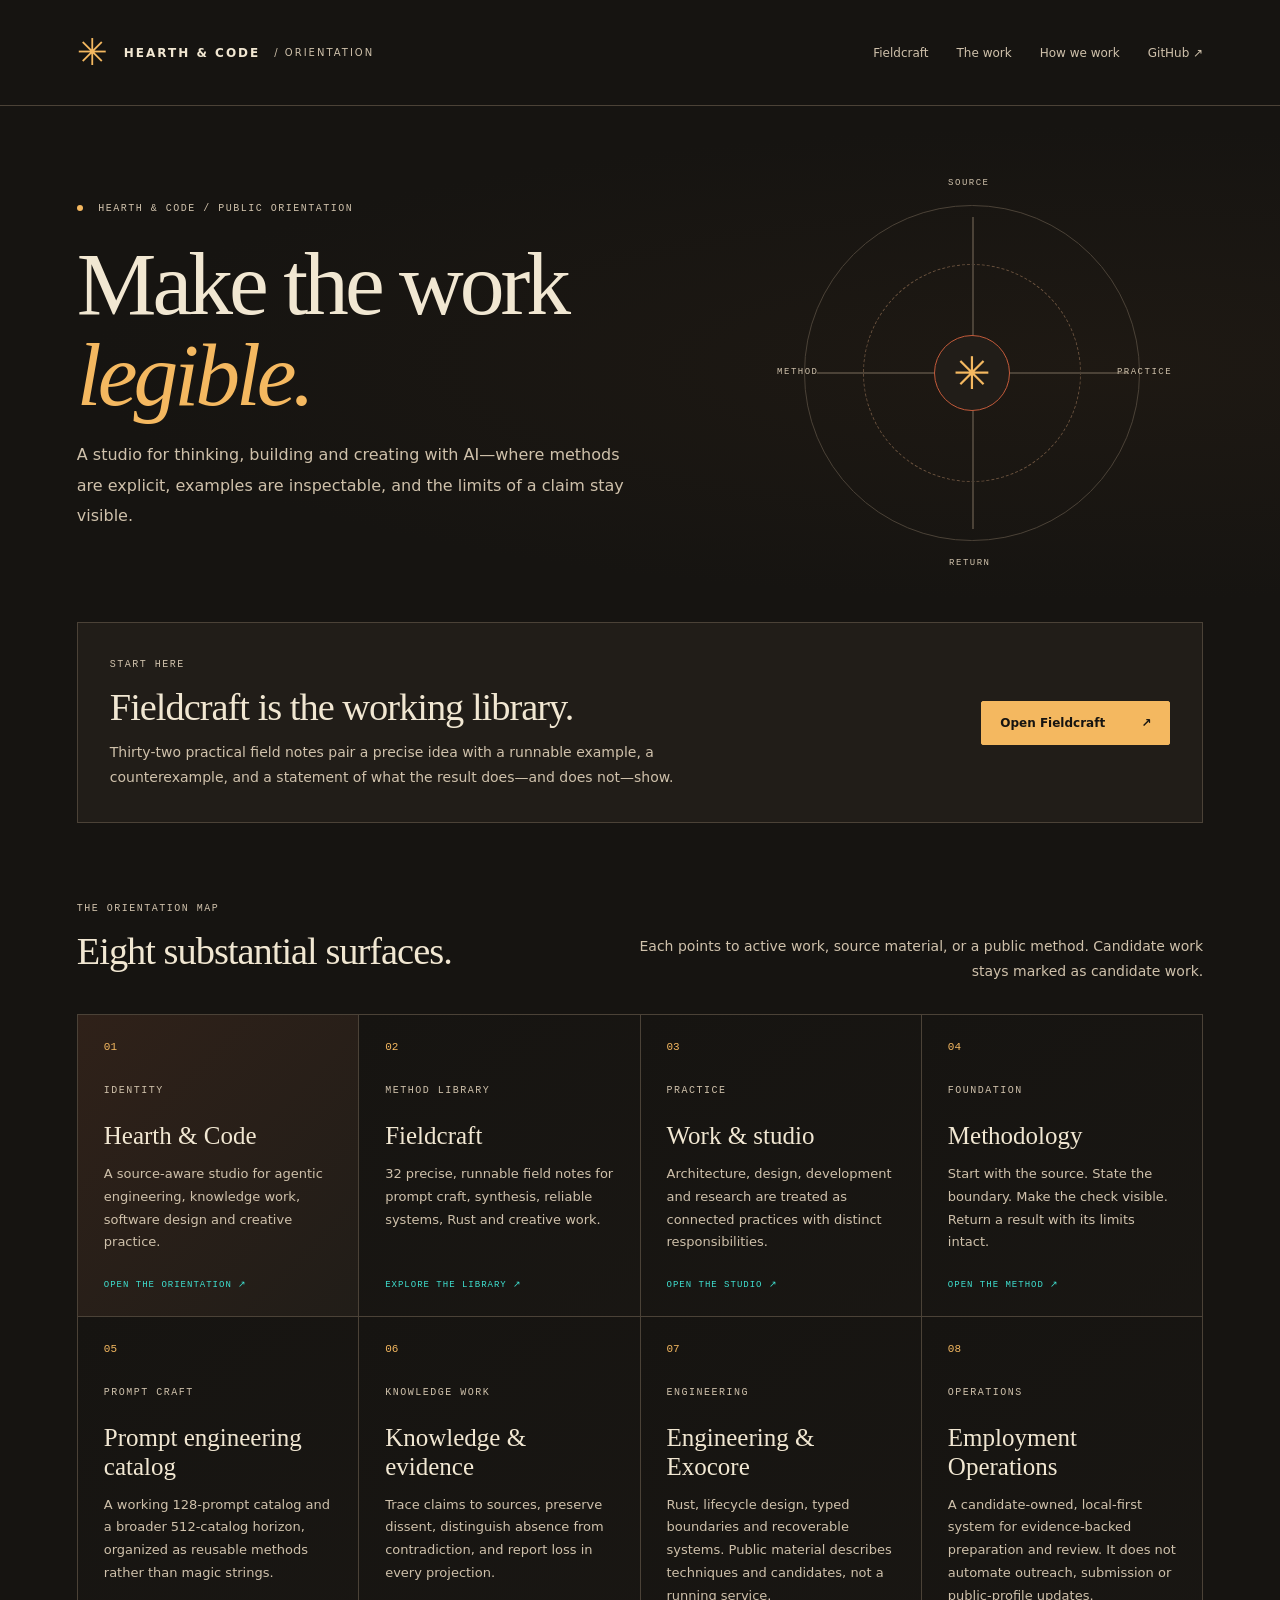
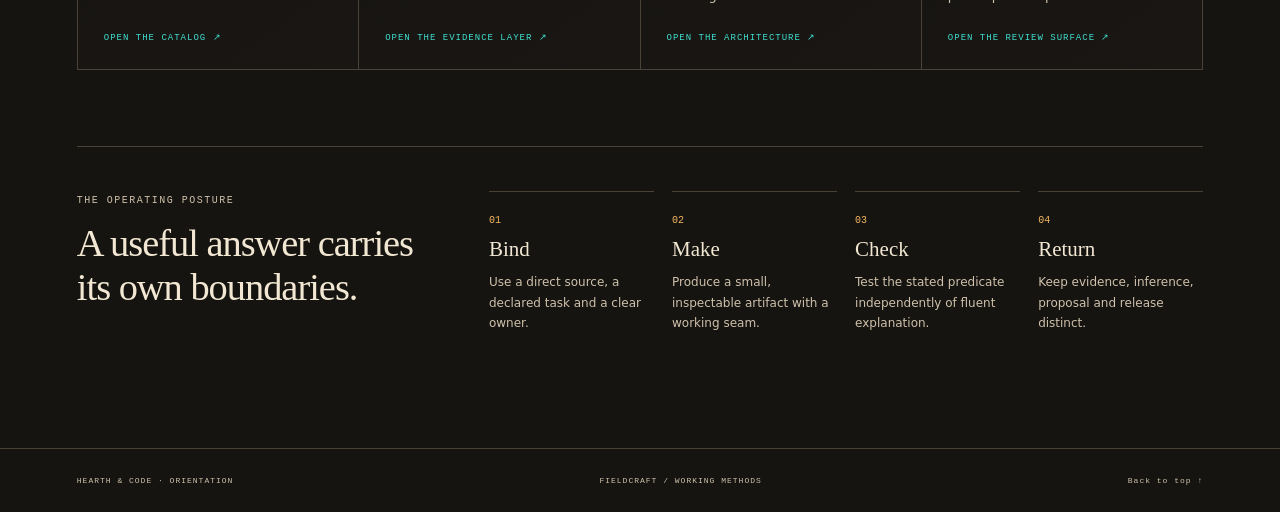
<file: web/root.html>
<!doctype html>
<html lang="en"><head><meta charset="utf-8"><meta name="viewport" content="width=device-width,initial-scale=1"><title>Hearth & Code · Orientation</title><meta name="description" content="Hearth & Code is a source-aware studio for practical work with AI: field notes, methods, engineering, evidence and carefully bounded operations."><link rel="stylesheet" href="style.css"></head>
<body class="dashboard-page"><a class="skip" href="#main">Skip to content</a><header><a class="brand" href="./"><span class="mark">✳</span> HEARTH &amp; CODE <span class="brand-sub">/ ORIENTATION</span></a><nav aria-label="Main"><a href="fieldcraft.html">Fieldcraft</a><a href="#map">The work</a><a href="#practice">How we work</a><a href="https://github.com/hearthandcode/fieldcraft">GitHub ↗</a></nav></header>
<main id="main"><section class="dashboard-intro"><div><p class="eyebrow"><span class="dot"></span> HEARTH &amp; CODE / PUBLIC ORIENTATION</p><h1>Make the work<br><em>legible.</em></h1><p class="dashboard-deck">A studio for thinking, building and creating with AI—where methods are explicit, examples are inspectable, and the limits of a claim stay visible.</p></div><div class="orientation-mark" aria-hidden="true"><div class="mark-ring ring-one"></div><div class="mark-ring ring-two"></div><div class="mark-axis axis-x"></div><div class="mark-axis axis-y"></div><div class="mark-core">✳</div><span class="orientation-label north">SOURCE</span><span class="orientation-label east">PRACTICE</span><span class="orientation-label south">RETURN</span><span class="orientation-label west">METHOD</span></div></section>
<section class="dashboard-start" aria-labelledby="start-heading"><div><p class="eyebrow">START HERE</p><h2 id="start-heading">Fieldcraft is the working library.</h2><p>Thirty-two practical field notes pair a precise idea with a runnable example, a counterexample, and a statement of what the result does—and does not—show.</p></div><a class="primary link-button" href="fieldcraft.html">Open Fieldcraft <span>↗</span></a></section>
<section id="map" class="dashboard-map" aria-labelledby="map-heading"><div class="section-head"><div><p class="eyebrow">THE ORIENTATION MAP</p><h2 id="map-heading">Eight substantial surfaces.</h2></div><p class="map-note">Each points to active work, source material, or a public method. Candidate work stays marked as candidate work.</p></div><div class="dashboard-grid">
<a class="orientation-card featured-card" href="hearth-code.html"><span class="card-number">01</span><p class="eyebrow">IDENTITY</p><h3>Hearth &amp; Code</h3><p>A source-aware studio for agentic engineering, knowledge work, software design and creative practice.</p><span class="card-link">OPEN THE ORIENTATION ↗</span></a>
<a class="orientation-card" href="fieldcraft.html"><span class="card-number">02</span><p class="eyebrow">METHOD LIBRARY</p><h3>Fieldcraft</h3><p>32 precise, runnable field notes for prompt craft, synthesis, reliable systems, Rust and creative work.</p><span class="card-link">EXPLORE THE LIBRARY ↗</span></a>
<a class="orientation-card" href="work-studio.html"><span class="card-number">03</span><p class="eyebrow">PRACTICE</p><h3>Work &amp; studio</h3><p>Architecture, design, development and research are treated as connected practices with distinct responsibilities.</p><span class="card-link">OPEN THE STUDIO ↗</span></a>
<a class="orientation-card" href="methodology.html"><span class="card-number">04</span><p class="eyebrow">FOUNDATION</p><h3>Methodology</h3><p>Start with the source. State the boundary. Make the check visible. Return a result with its limits intact.</p><span class="card-link">OPEN THE METHOD ↗</span></a>
<a class="orientation-card" href="prompt-catalog.html"><span class="card-number">05</span><p class="eyebrow">PROMPT CRAFT</p><h3>Prompt engineering catalog</h3><p>A working 128-prompt catalog and a broader 512-catalog horizon, organized as reusable methods rather than magic strings.</p><span class="card-link">OPEN THE CATALOG ↗</span></a>
<a class="orientation-card" href="knowledge-evidence.html"><span class="card-number">06</span><p class="eyebrow">KNOWLEDGE WORK</p><h3>Knowledge &amp; evidence</h3><p>Trace claims to sources, preserve dissent, distinguish absence from contradiction, and report loss in every projection.</p><span class="card-link">OPEN THE EVIDENCE LAYER ↗</span></a>
<a class="orientation-card" href="engineering-exocore.html"><span class="card-number">07</span><p class="eyebrow">ENGINEERING</p><h3>Engineering &amp; Exocore</h3><p>Rust, lifecycle design, typed boundaries and recoverable systems. Public material describes techniques and candidates, not a running service.</p><span class="card-link">OPEN THE ARCHITECTURE ↗</span></a>
<a class="orientation-card" href="employment-operations.html"><span class="card-number">08</span><p class="eyebrow">OPERATIONS</p><h3>Employment Operations</h3><p>A candidate-owned, local-first system for evidence-backed preparation and review. It does not automate outreach, submission or public-profile updates.</p><span class="card-link">OPEN THE REVIEW SURFACE ↗</span></a>
</div></section>
<section id="practice" class="dashboard-practice" aria-labelledby="practice-heading"><div><p class="eyebrow">THE OPERATING POSTURE</p><h2 id="practice-heading">A useful answer carries its own boundaries.</h2></div><ol class="practice-steps"><li><span>01</span><strong>Bind</strong><p>Use a direct source, a declared task and a clear owner.</p></li><li><span>02</span><strong>Make</strong><p>Produce a small, inspectable artifact with a working seam.</p></li><li><span>03</span><strong>Check</strong><p>Test the stated predicate independently of fluent explanation.</p></li><li><span>04</span><strong>Return</strong><p>Keep evidence, inference, proposal and release distinct.</p></li></ol></section></main>
<footer><span>HEARTH &amp; CODE · ORIENTATION</span><span>FIELDCRAFT / WORKING METHODS</span><a href="#main">Back to top ↑</a></footer></body></html>
</file>
<file: web/style.css>
:root{color-scheme:dark;--bg:#161411;--panel:#211d18;--ink:#f1e7d2;--text:#cfc1ab;--rule:#4b4237;--copper:#C25A3A;--gold:#F4B860;--violet:#b994ed;--cyan:#3FE0D0;font-family:system-ui,sans-serif;color:var(--ink);background:var(--bg);font-size:16px}*{box-sizing:border-box}html{scroll-behavior:smooth;scroll-padding-top:30px}body{margin:0}a{color:inherit;text-decoration:none}button,input,textarea{font:inherit}a,button{touch-action:manipulation}button{cursor:pointer}a:focus-visible,button:focus-visible,input:focus-visible,textarea:focus-visible{outline:2px solid var(--cyan);outline-offset:5px}header,main,footer{max-width:1440px;margin:auto}header{min-height:106px;display:flex;align-items:center;justify-content:space-between;padding:24px 6%;border-bottom:1px solid var(--rule);gap:25px}.brand{font-size:12px;font-weight:650;letter-spacing:2px;display:flex;align-items:center;gap:14px;white-space:nowrap}.mark{color:var(--gold);font-size:37px;font-weight:400}.brand-sub{font-weight:400;color:var(--text);font-size:10px}nav{display:flex;gap:28px;font-size:12px;color:var(--text)}nav a:hover,a:hover h3{color:var(--gold)}.hero{display:grid;grid-template-columns:1.12fr 1fr;align-items:center;padding:76px 6% 55px;gap:20px;background:radial-gradient(ellipse at 90% 35%,#2a201650,transparent 65%)}.eyebrow,.tag,.meta,.hero-foot,.rule-strip,.pill,.code-label,.code-bottom,.row-state,footer,.circuit-caption{font-family:ui-monospace,monospace;font-size:10px;letter-spacing:1.5px}.eyebrow{color:var(--text);line-height:1.9}.dot{display:inline-block;width:6px;height:6px;background:var(--gold);border-radius:50%;margin-right:8px}h1,h2,h3,p{margin-top:0}h1,h2{font-family:Georgia,serif;font-weight:400}h1{font-size:clamp(55px,6.6vw,94px);line-height:1.02;letter-spacing:-4px;margin:27px 0}em{color:var(--gold);font-weight:400}.hero p{font-size:16px;line-height:1.85;color:var(--text);margin-bottom:28px}.primary{background:var(--gold);border:1px solid var(--gold);color:var(--bg);font-weight:650;padding:14px 18px;border-radius:2px;font-size:12px}.primary:hover{background:#ffca7d}.link-button{display:inline-flex;gap:36px;align-items:center}.hero-foot{font-size:8px;letter-spacing:1px;margin-top:38px;color:var(--text)}.hero-foot i{font-style:normal;color:var(--copper);margin:0 8px}.circuit{min-width:0}.circuit svg{width:100%;height:auto}.circuit-caption{display:flex;justify-content:space-between;color:var(--text);padding:0 15%;font-size:8px;letter-spacing:1px}.circuit-caption span{color:var(--gold)}.rule-strip{margin:0 6%;padding:21px 0;border-top:1px solid var(--rule);border-bottom:1px solid var(--rule);display:flex;justify-content:space-between;gap:15px;font-size:9px}.muted{color:var(--text)}.feature{margin:55px 6% 70px;border:1px solid var(--rule);background:var(--panel);padding:28px 32px}.feature-heading{display:flex;justify-content:space-between;align-items:center;gap:16px;margin-bottom:27px}.pill{border:1px solid #62513d;border-radius:30px;padding:6px 10px;font-size:9px;letter-spacing:.4px;color:var(--gold)}.feature-grid{display:grid;grid-template-columns:1.12fr 1fr;gap:40px;align-items:center}.tag{color:var(--gold);font-size:9px}.feature h2{font-size:34px;line-height:1.16;letter-spacing:-1px;margin:15px 0}.feature h2 span{color:var(--gold);font-family:system-ui}.feature p{font-size:13px;color:var(--text);line-height:1.8;max-width:49ch}.meta{font-size:8px;letter-spacing:1px;color:var(--text);margin-top:22px}.meta b{padding:0 7px;color:var(--copper)}.code-preview{background:#161411;border:1px solid var(--rule);display:block}.code-label,.code-bottom{display:flex;justify-content:space-between;padding:17px 20px;color:var(--text);font-size:8px;letter-spacing:1px}.code-label{border-bottom:1px solid var(--rule)}pre{font:12px/1.9 ui-monospace,monospace;overflow:auto;padding:20px;margin:0;color:var(--text)}.violet{color:var(--violet)}.gold{color:var(--gold)}.cyan{color:var(--cyan)}.code-bottom{border-top:1px solid var(--rule);letter-spacing:0}.code-bottom span{color:var(--gold)}.library{padding:0 6% 70px}.section-head{display:flex;justify-content:space-between;align-items:center;gap:24px}.section-head h2{font-size:36px;letter-spacing:-1px;margin:12px 0}.search input{background:transparent;border:1px solid var(--rule);padding:13px 16px;border-radius:2px;color:var(--ink);font-size:12px;width:250px}.library-note{color:var(--text);font-size:12px;margin:12px 0 24px}.filters{display:flex;gap:9px;flex-wrap:wrap;margin-bottom:22px}.filters button,.demo-actions button:not(.primary){background:transparent;border:1px solid var(--rule);color:var(--text);padding:9px 13px;border-radius:2px;font-size:11px}.filters button.active{background:var(--panel);border-color:var(--gold);color:var(--gold)}.collection-row{display:flex;align-items:center;gap:25px;padding:24px 0;border-bottom:1px solid var(--rule)}.collection-row[hidden]{display:none}.collection-row:first-child{border-top:1px solid var(--rule)}.row-number{font:12px ui-monospace,monospace;color:var(--gold);min-width:32px}.collection-row h3{font-size:16px;font-weight:500;margin:0 0 7px}.collection-row p{font-size:12px;color:var(--text);margin:0;line-height:1.7}.row-state{margin-left:auto;white-space:nowrap;font-size:9px;letter-spacing:.5px;color:var(--text)}.available{color:var(--cyan)}.about{margin:0 6%;padding:55px 0 70px;border-top:1px solid var(--rule);display:grid;grid-template-columns:1fr 2fr;gap:40px}.about h2{font-size:40px;line-height:1.2;letter-spacing:-1px}.about p{max-width:65ch;font-size:14px;line-height:1.9;color:var(--text)}.about a{font-size:12px;color:var(--gold)}footer{padding:27px 6%;border-top:1px solid var(--rule);display:flex;justify-content:space-between;gap:20px;font-size:8px;color:var(--text);letter-spacing:1px}.skip{position:absolute;left:20px;top:-100px;background:var(--gold);color:var(--bg);padding:12px;z-index:3}.skip:focus{top:10px}.sr-only{position:absolute;width:1px;height:1px;overflow:hidden;clip:rect(0,0,0,0)}.article-layout{display:grid;grid-template-columns:190px minmax(0,780px);justify-content:center;gap:60px;padding:65px 6% 85px}.article-aside{font-size:12px;color:var(--text);line-height:2}.article-aside .eyebrow{margin-top:45px}.article-aside hr{border:0;border-top:1px solid var(--rule);margin:25px 0}.article-aside a:hover{color:var(--gold)}article{min-width:0}article h1{font-size:62px;letter-spacing:-2px;line-height:1.06;margin:20px 0}article .article-deck{font-family:Georgia,serif;font-size:24px;color:var(--gold);margin-bottom:40px}article p{color:var(--text);font-size:16px;line-height:1.9;margin-bottom:24px}article strong{color:var(--ink);font-weight:600}article h2{font-family:system-ui;font-size:20px;margin:45px 0 20px;font-weight:500}article pre{background:var(--panel);border:1px solid var(--rule);margin:24px 0;white-space:pre;font-size:12px}article code{font-family:ui-monospace,monospace;color:var(--ink);font-size:.85em}article pre code{font-size:inherit}.equation{background:var(--panel);border-left:2px solid var(--gold);padding:25px 12px;margin:25px 0;overflow-x:auto;font-size:21px}math{color:var(--gold)}.demo{border:1px solid var(--rule);margin:30px 0;background:var(--panel)}.demo-top{padding:22px;border-bottom:1px solid var(--rule)}.demo-top h3{font-family:Georgia,serif;font-weight:400;font-size:25px;margin:10px 0 0}.demo-grid{display:grid;grid-template-columns:1.15fr 1fr;gap:22px;padding:22px}.demo label{display:block;font-size:11px;margin:0 0 8px;color:var(--text)}.demo input,.demo textarea{width:100%;background:var(--bg);border:1px solid var(--rule);color:var(--ink);padding:12px;margin-bottom:16px;font:12px/1.7 ui-monospace,monospace;resize:vertical}.demo input{width:90px}.demo-actions{display:flex;flex-wrap:wrap;gap:8px}.demo-actions button{font-size:10px;padding:10px}.result{border-left:1px solid var(--rule);padding-left:20px;overflow-wrap:anywhere}.result h3{font-size:19px;margin:20px 0}.result p,.result li{font-size:12px;line-height:1.8}.result ul{padding-left:18px;color:var(--text)}.note{font-size:11px!important;color:var(--text)}.back{display:inline-block;color:var(--gold);font-size:13px;margin-top:30px}
@media(min-width:1441px){body{border-left:1px solid var(--rule);border-right:1px solid var(--rule);max-width:1440px;margin:auto}}@media(max-width:1000px){header{flex-wrap:wrap;min-height:90px}.hero{padding-top:50px}.hero h1{font-size:65px}.hero-foot{font-size:7px;letter-spacing:0}.feature-grid{gap:20px}.feature h2{font-size:28px}.code-preview pre{font-size:10px}.article-layout{grid-template-columns:140px minmax(0,1fr);gap:30px}article h1{font-size:49px}.demo-grid{grid-template-columns:1fr}.result{border-left:0;border-top:1px solid var(--rule);padding:20px 0 0}}
@media(max-width:680px){header{padding:18px 6%;gap:13px}.brand{font-size:10px;letter-spacing:1.2px;gap:8px}.brand-sub{font-size:8px}.mark{font-size:30px}nav{font-size:11px;gap:25px}.hero{grid-template-columns:1fr;padding:45px 6% 30px}.hero h1{font-size:65px;letter-spacing:-3px}.hero p{font-size:14px}.circuit{max-width:370px;margin:0 auto;width:100%}.hero-foot{font-size:8px;line-height:2}.rule-strip{flex-wrap:wrap;justify-content:flex-start;gap:15px;font-size:8px}.rule-strip .muted{display:none}.feature{margin-top:35px;margin-bottom:40px;padding:22px}.feature-grid{grid-template-columns:1fr}.feature-heading{align-items:flex-start;gap:10px}.feature-heading .eyebrow{font-size:8px}.feature-heading .pill{font-size:8px;white-space:nowrap}.feature h2{font-size:30px}.feature h2 br{display:none}.code-preview pre{font-size:10px;padding:18px}.section-head{align-items:stretch;flex-direction:column;gap:8px}.section-head h2{font-size:32px}.search input{width:100%}.collection-row{gap:12px;flex-wrap:wrap}.collection-row>div{flex:1;min-width:0}.collection-row h3{font-size:15px}.row-state{margin-left:44px;width:100%}.about{grid-template-columns:1fr;gap:25px;padding:35px 0 45px}.about h2{font-size:32px}footer{flex-direction:column;gap:15px;line-height:1.7}.article-layout{display:block;padding-top:25px}.article-aside{margin-bottom:35px}.article-aside .eyebrow{margin-top:20px}.article-aside hr,.article-aside>p:not(.eyebrow){display:none}article h1{font-size:43px;letter-spacing:-1.5px}article .article-deck{font-size:21px}article p{font-size:15px}.equation{font-size:17px}.demo-grid{padding:16px}.desktop{display:none}}
@media(prefers-reduced-motion:reduce){html{scroll-behavior:auto}}
.article-neighbors{border-top:1px solid var(--rule);padding-top:24px;margin-top:35px;display:flex;justify-content:space-between;gap:20px;font-size:12px;line-height:1.7}.article-neighbors a{max-width:48%;color:var(--gold)}#demo-result{white-space:pre-wrap;overflow-wrap:anywhere;padding:12px;margin:15px 0;font-size:11px;line-height:1.7}.demo textarea{tab-size:2}article a{color:var(--gold);text-decoration:underline;text-underline-offset:3px}.article-aside a,.article-neighbors a{text-decoration:none}@media(max-width:680px){.article-aside>p:not(.eyebrow){display:block;margin:8px 0}.article-aside{display:flex;flex-wrap:wrap;gap:10px 16px;align-items:center}.article-aside .eyebrow{width:100%;margin:10px 0 0}.article-aside>a{width:100%}.article-aside p{font-size:10px;line-height:1.5}.article-aside p br{display:none}}

.article-references{margin-top:30px;font-size:12px;line-height:1.8;color:var(--text);overflow-wrap:anywhere}.article-references h3{font-size:14px;font-weight:500}
article :not(pre)>code{overflow-wrap:anywhere}article pre code{overflow-wrap:normal}article li{line-height:1.8;color:var(--text)}

.formulation{border-left:2px solid var(--gold);background:var(--panel);padding:22px;margin:24px 0}.formulation p{margin:0;font-size:15px}.formulation code{color:var(--gold)}

.reading-time{display:block}@media(max-width:680px){.reading-time{display:inline}.reading-time::before{content:" · "}}

/* Hearth & Code orientation dashboard */
.dashboard-intro{display:grid;grid-template-columns:minmax(0,1fr) minmax(300px,.75fr);gap:48px;align-items:center;padding:72px 6% 54px;background:radial-gradient(ellipse at 85% 50%,#2a201665,transparent 65%)}.dashboard-intro h1{margin:20px 0;font-size:clamp(54px,7vw,96px)}.dashboard-deck{max-width:56ch;color:var(--text);line-height:1.9;font-size:16px}.orientation-mark{position:relative;width:min(100%,390px);aspect-ratio:1;margin:auto}.mark-ring,.mark-axis{position:absolute;inset:7%;border:1px solid var(--rule);border-radius:50%}.ring-two{inset:22%;border-style:dashed;border-color:#69513d}.mark-axis{inset:10% 50%;border-radius:0;border-width:0 1px}.axis-y{transform:rotate(90deg)}.mark-core{position:absolute;inset:calc(50% - 38px);display:grid;place-items:center;border:1px solid var(--copper);border-radius:50%;background:var(--panel);font-size:45px;color:var(--gold)}.orientation-label{position:absolute;font:9px ui-monospace,monospace;letter-spacing:1.5px;color:var(--text)}.north{top:0;left:calc(50% - 24px)}.east{right:-5px;top:calc(50% - 6px)}.south{bottom:0;left:calc(50% - 23px)}.west{left:0;top:calc(50% - 6px)}.dashboard-start{margin:0 6%;padding:32px;border:1px solid var(--rule);background:var(--panel);display:flex;justify-content:space-between;align-items:center;gap:30px}.dashboard-start h2,.dashboard-map h2,.dashboard-practice h2{font-size:clamp(29px,3vw,42px);letter-spacing:-1px;margin:11px 0}.dashboard-start p:not(.eyebrow),.map-note{max-width:65ch;color:var(--text);font-size:14px;line-height:1.8;margin:0}.dashboard-map{padding:76px 6%}.dashboard-map .section-head{align-items:end}.map-note{text-align:right}.dashboard-grid{display:grid;grid-template-columns:repeat(4,minmax(0,1fr));border-left:1px solid var(--rule);border-top:1px solid var(--rule);margin-top:30px}.orientation-card{min-height:265px;display:flex;flex-direction:column;position:relative;padding:26px;border-right:1px solid var(--rule);border-bottom:1px solid var(--rule);background:linear-gradient(145deg,transparent,#211d1848)}.orientation-card:hover{background:var(--panel)}.featured-card{background:linear-gradient(135deg,#2f2119,#211d18)}.card-number{font:11px ui-monospace,monospace;color:var(--gold);margin-bottom:28px}.orientation-card h3{font:400 25px/1.15 Georgia,serif;margin:12px 0}.orientation-card>p:not(.eyebrow){font-size:13px;line-height:1.75;color:var(--text);margin:0}.card-state,.card-link{margin-top:auto;padding-top:25px;font:9px ui-monospace,monospace;letter-spacing:1px;color:var(--text)}.card-link{color:var(--cyan)}.dashboard-practice{margin:0 6% 70px;padding:44px 0;border-top:1px solid var(--rule);display:grid;grid-template-columns:1fr 2fr;gap:55px}.practice-steps{list-style:none;padding:0;margin:0;display:grid;grid-template-columns:repeat(4,1fr);gap:18px}.practice-steps li{border-top:1px solid var(--rule);padding-top:16px}.practice-steps span{font:10px ui-monospace,monospace;color:var(--gold)}.practice-steps strong{display:block;font:400 21px Georgia,serif;margin:10px 0}.practice-steps p{font-size:12px;line-height:1.7;color:var(--text);margin:0}
@media(max-width:1000px){.dashboard-grid{grid-template-columns:repeat(2,minmax(0,1fr))}.dashboard-practice{grid-template-columns:1fr;gap:20px}}
@media(max-width:680px){.dashboard-intro{grid-template-columns:1fr;padding:46px 6% 34px;gap:15px}.dashboard-intro h1{font-size:62px}.orientation-mark{width:280px}.dashboard-start{margin-top:0;align-items:flex-start;flex-direction:column;padding:24px}.dashboard-map{padding:52px 6%}.dashboard-map .section-head{align-items:flex-start}.map-note{text-align:left}.dashboard-grid{grid-template-columns:1fr}.orientation-card{min-height:210px}.dashboard-practice{margin-bottom:45px}.practice-steps{grid-template-columns:repeat(2,1fr)}}

/* Long-form orientation surfaces */
.detail-hero{display:grid;grid-template-columns:minmax(0,1fr) minmax(260px,.62fr);align-items:center;gap:65px;padding:72px 12% 58px;background:radial-gradient(ellipse at 88% 45%,#2a20166b,transparent 64%)}.detail-hero h1{font-size:clamp(52px,6.5vw,88px);letter-spacing:-3px;margin:18px 0}.detail-deck{font:400 clamp(23px,2.7vw,34px)/1.28 Georgia,serif;color:var(--gold);margin:0 0 25px}.detail-summary{max-width:62ch;font-size:15px;line-height:1.9;color:var(--text);margin:0}.detail-visual{height:330px;position:relative;margin:0;border:1px solid var(--rule);background:linear-gradient(145deg,#211d18,#161411);overflow:hidden}.detail-visual::before,.detail-visual::after{content:"";position:absolute;inset:10%;border:1px solid #69513d}.detail-visual::after{inset:24%;border-style:dashed;border-radius:50%}.visual-node{position:absolute;width:16px;height:16px;border-radius:50%;border:2px solid var(--gold);background:var(--panel);z-index:2}.node-a{top:20%;left:22%}.node-b{top:25%;right:20%;border-color:var(--cyan)}.node-c{bottom:22%;left:29%;border-color:var(--copper)}.node-d{bottom:18%;right:28%;border-color:var(--violet)}.visual-line{position:absolute;height:1px;background:var(--rule);transform-origin:left center}.line-a{width:58%;left:25%;top:25%;transform:rotate(22deg)}.line-b{width:43%;left:32%;top:68%;transform:rotate(-33deg)}.line-c{width:46%;left:28%;top:48%;transform:rotate(90deg)}.detail-visual figcaption{position:absolute;left:22px;bottom:18px;font:9px ui-monospace,monospace;letter-spacing:1.5px;color:var(--text)}.visual-loop::before{border-radius:50%;border-color:var(--gold)}.visual-loop::after{border-radius:0;transform:rotate(45deg);border-color:var(--copper)}.visual-catalog{background:repeating-linear-gradient(90deg,#211d18 0 45px,#161411 46px 47px)}.visual-catalog::before{inset:15%;border-radius:0;background:repeating-linear-gradient(0deg,transparent 0 28px,#4b4237 29px 30px)}.visual-evidence::before{clip-path:polygon(10% 4%,90% 4%,100% 50%,90% 96%,10% 96%,0 50%);border-color:var(--cyan)}.visual-stack::before{inset:20% 14%;border-radius:0;box-shadow:0 42px 0 -1px var(--rule),0 84px 0 -1px var(--rule)}.visual-board::before{inset:13%;border-radius:0;background:linear-gradient(90deg,transparent 32%,#4b4237 32% 33%,transparent 33% 66%,#4b4237 66% 67%,transparent 67%)}.visual-weave::before{transform:rotate(45deg);border-color:var(--violet)}.detail-layout{display:grid;grid-template-columns:190px minmax(0,760px);justify-content:center;gap:64px;padding:45px 6% 85px}.detail-aside{font-size:12px;line-height:1.6;color:var(--text)}.detail-aside>a:first-child{color:var(--gold);display:block;margin-bottom:36px}.detail-aside .eyebrow{margin:0 0 12px}.detail-aside>a:not(:first-child){display:block;padding:8px 0;border-top:1px solid var(--rule)}.detail-aside>a:hover{color:var(--gold)}.detail-aside .fieldcraft-link{margin-top:28px;color:var(--cyan);border-top:1px solid var(--gold)}.detail-article{min-width:0}.detail-article section{padding:0 0 33px;margin:0 0 33px;border-bottom:1px solid var(--rule)}.detail-article h2{font:400 29px/1.2 Georgia,serif;letter-spacing:-.5px;margin:0 0 17px}.detail-article p{font-size:16px;line-height:1.95;color:var(--text);margin:0 0 17px}.detail-article .detail-limit{border:1px solid #69513d;background:var(--panel);padding:24px;margin-top:45px}.detail-article .detail-limit p:last-child{margin:10px 0 0;color:var(--ink)}
@media(max-width:1000px){.detail-hero{padding-left:6%;padding-right:6%;gap:35px}.detail-layout{grid-template-columns:150px minmax(0,1fr);gap:34px}}
@media(max-width:680px){.detail-hero{grid-template-columns:1fr;padding:46px 6% 30px}.detail-hero h1{font-size:55px}.detail-deck{font-size:25px}.detail-visual{height:220px}.detail-layout{display:block;padding-top:28px}.detail-aside{display:grid;grid-template-columns:1fr 1fr;gap:0 15px;margin-bottom:38px}.detail-aside>a:first-child,.detail-aside .eyebrow{grid-column:1/-1}.detail-aside>a:first-child{margin-bottom:20px}.detail-article h2{font-size:26px}.detail-article p{font-size:15px}.detail-article section{padding-bottom:25px;margin-bottom:25px}}
</file>
